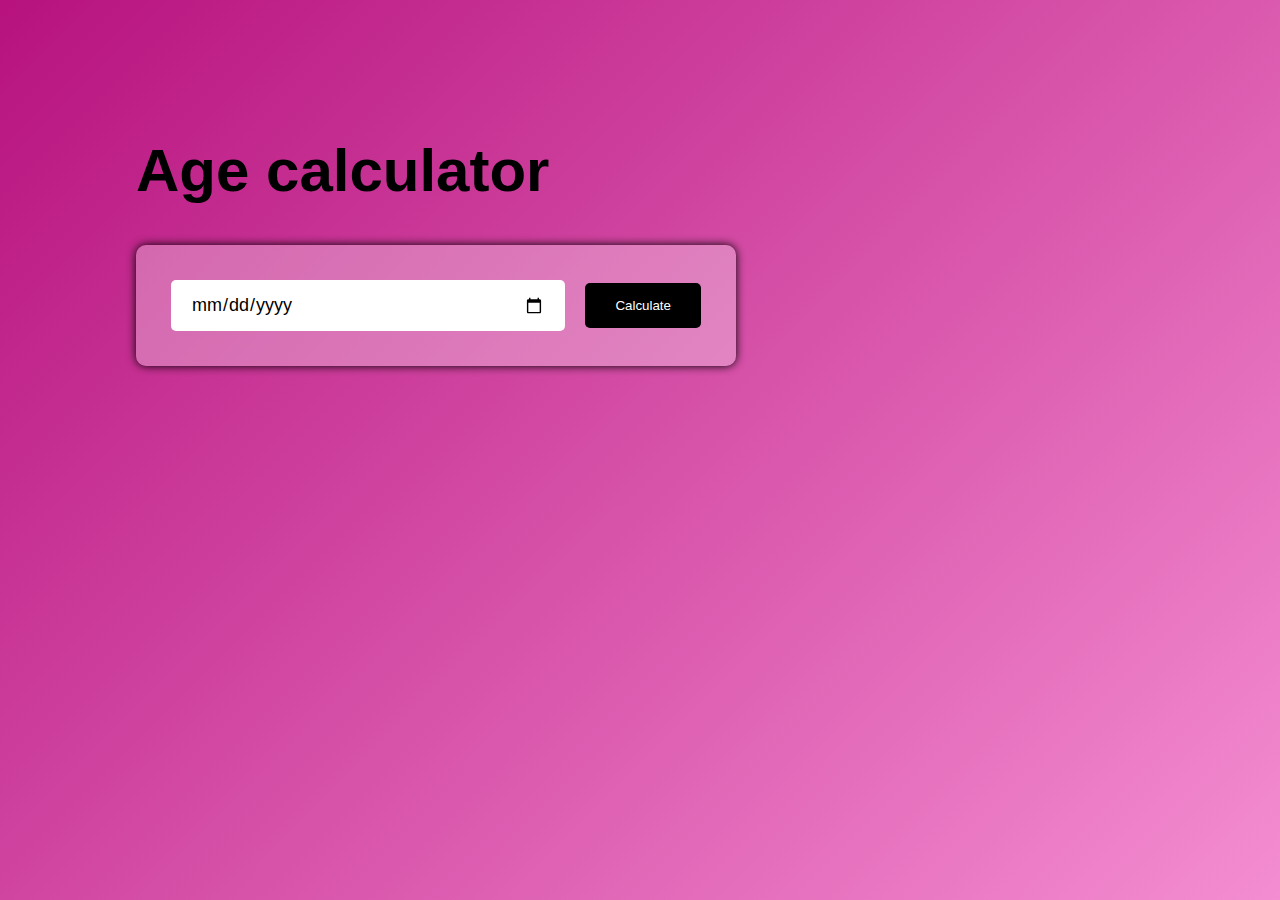
<file: task1/index.html>
<!DOCTYPE html>
<html lang="en">
<head>
    <meta charset="UTF-8">
    <meta name="viewport" content="width=device-width, initial-scale=1.0">
    <title>Age Calculator</title>
    <link rel="stylesheet" href="https://cdnjs.cloudflare.com/ajax/libs/font-awesome/6.5.1/css/all.min.css" integrity="sha512-DTOQO9RWCH3ppGqcWaEA1BIZOC6xxalwEsw9c2QQeAIftl+Vegovlnee1c9QX4TctnWMn13TZye+giMm8e2LwA==" crossorigin="anonymous" referrerpolicy="no-referrer" />
    <link rel="stylesheet" href="style.css">
</head>
<body>
    <div class="container">
        <div class="calculator">
            <h1> Age calculator</h1>
            <div class="input-box">
             <input type="date" id="date"/>
             <button onclick="calculateAge()">Calculate</button> 
            </div>
            <p id="result"></p>
        </div>
    </div>
    <script src="script.js"></script>
</body>
</html>
</file>
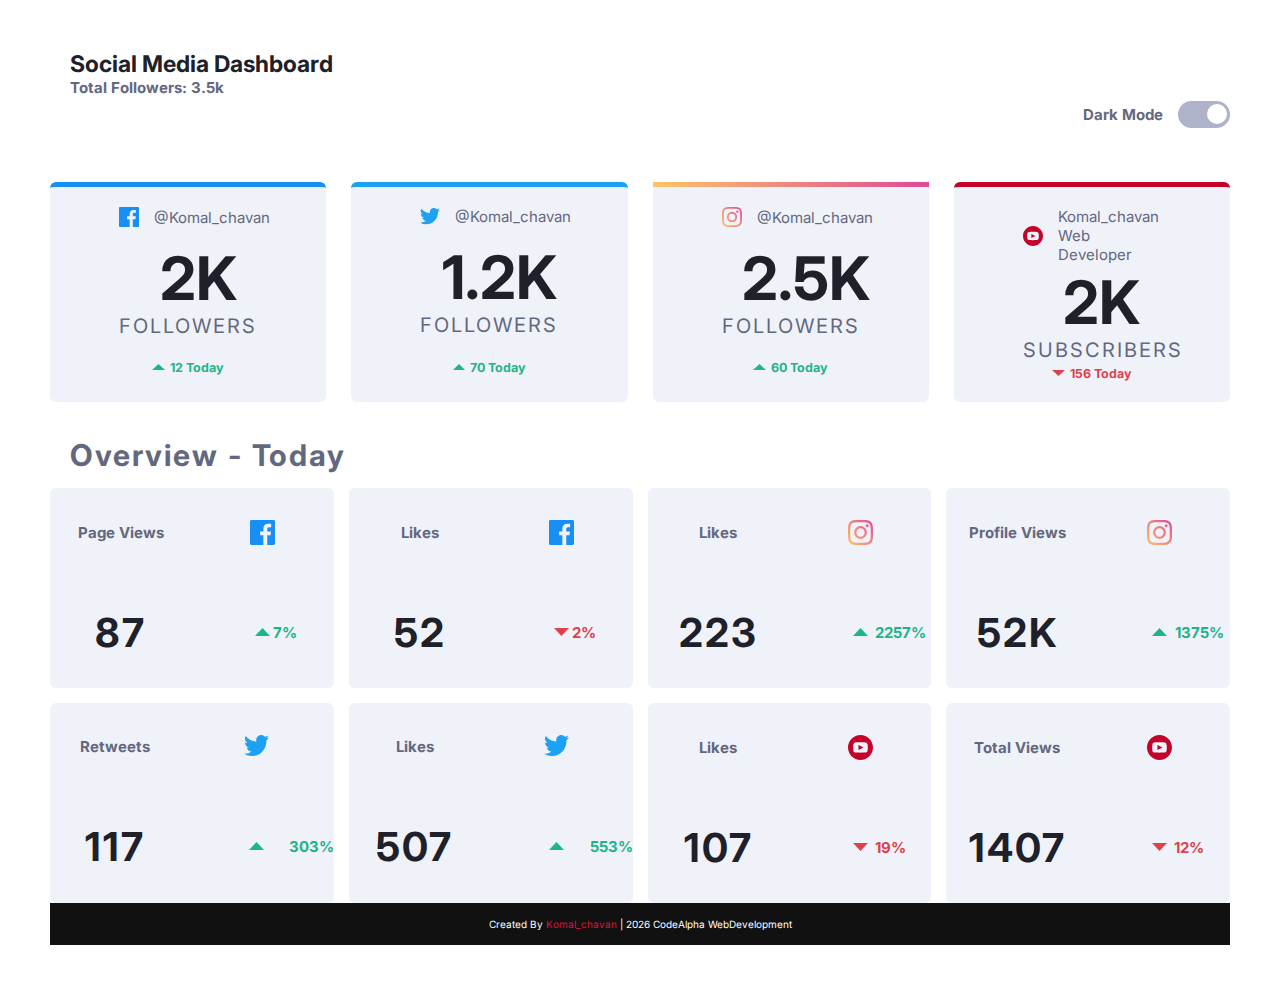
<file: Leval 3/CodeAlpha_task-3-main/index.html>
<!DOCTYPE html>
<html lang="en" data-theme="light">
  <head>
    <meta charset="UTF-8" />
    <meta name="viewport" content="width=device-width, initial-scale=1.0" />
    <link
      rel="icon"
      type="image/png"
      sizes="32x32"
      href="favicon-32x32.png"
    />
    <link rel="stylesheet" href="styles.css" />
    <title>Social Media Dashboard(Komal_chavan)</title>
  </head>
  <body>
    <header>
      <h1 class="title">Social Media Dashboard</h1>
      <h3 class="text">Total Followers: 3.5k</h3>
    </header>
    <main>
      <div class="main-title">
        <p>Dark Mode</p>
        <div class="toggle-container">
          <input type="checkbox" id="switch" name="theme" />
          <label for="switch"></label>
        </div>
      </div>

      <section class="card-section">
        <div class="card fb">
          <div class="card-header">
            <img src="icon-facebook.svg" alt="fb-icon" />
            <p>@Komal_chavan</p>
          </div>
          <div class="card-body">
            <h1>2K</h1>
            <p>FOLLOWERS</p>
          </div>
          <div class="card-footer">
            <img src="icon-up.svg" alt="up-icon" />
            <p>12 today</p>
          </div>
        </div>

        <div class="card tw">
          <div class="card-header">
            <img src="icon-twitter.svg" alt="tw-icon" />
            <p>@Komal_chavan</p>
          </div>
          <div class="card-body">
            <h1>1.2K</h1>
            <p>FOLLOWERS</p>
          </div>
          <div class="card-footer">
            <img src="icon-up.svg" alt="up-icon" />
            <p>70 today</p>
          </div>
        </div>

        <div class="card in">
          <div class="card-header">
            <img src="icon-instagram.svg" alt="in-icon" />
            <p>@Komal_chavan</p>
          </div>
          <div class="card-body">
            <h1>2.5K</h1>
            <p>FOLLOWERS</p>
          </div>
          <div class="card-footer">
            <img src="icon-up.svg" alt="up-icon" />
            <p>60 today</p>
          </div>
        </div>

        <div class="card yb">
          <div class="card-header">
            <img src="icon-youtube.svg" alt="yb-icon" />
            <p>Komal_chavan Web Developer</p>
          </div>
          <div class="card-body">
            <h1>2K</h1>
            <p>SUBSCRIBERS</p>
          </div>
          <div class="card-footer">
            <img src="icon-down.svg" alt="down-icon" />
            <p>156 today</p>
          </div>
        </div>
      </section>

      <section class="overview-section">
        <h2 class="overview-title">Overview - today</h2>

        <div class="overview-card">
          <h3 class="page-views">Page views</h3>
          <img class="fb-icon" src="icon-facebook.svg" alt="fb-icon" />
          <h2>87</h2>
          <img class="up-down-icon" src="icon-up.svg" alt="up" />
          <p class="percentage fb-up">7%</p>
        </div>

        <div class="overview-card">
          <h3 class="page-views">Likes</h3>
          <img class="fb-icon" src="icon-facebook.svg" alt="fb-icon" />
          <h2>52</h2>
          <img class="up-down-icon" src="icon-down.svg" alt="up" />
          <p class="percentage fb-down">2%</p>
        </div>

        <div class="overview-card">
          <h3 class="page-views">Likes</h3>
          <img class="fb-icon" src="icon-instagram.svg" alt="in-icon" />
          <h2>223</h2>
          <img class="up-down-icon" src="icon-up.svg" alt="up" />
          <p class="percentage in-up">2257%</p>
        </div>

        <div class="overview-card">
          <h3 class="page-views">Profile Views</h3>
          <img class="fb-icon" src="icon-instagram.svg" alt="in-icon" />
          <h2>52K</h2>
          <img class="up-down-icon" src="icon-up.svg" alt="up" />
          <p class="percentage in-up">1375%</p>
        </div>

        <div class="overview-card">
          <h3 class="page-views">Retweets</h3>
          <img class="fb-icon" src="icon-twitter.svg" alt="tw-icon" />
          <h2>117</h2>
          <img class="up-down-icon" src="icon-up.svg" alt="up" />
          <p class="percentage tw-up">303%</p>
        </div>

        <div class="overview-card">
          <h3 class="page-views">Likes</h3>
          <img class="fb-icon" src="icon-twitter.svg" alt="tw-icon" />
          <h2>507</h2>
          <img class="up-down-icon" src="icon-up.svg" alt="up" />
          <p class="percentage tw-up">553%</p>
        </div>

        <div class="overview-card">
          <h3 class="page-views">Likes</h3>
          <img class="fb-icon" src="icon-youtube.svg" alt="yb-icon" />
          <h2>107</h2>
          <img class="up-down-icon" src="icon-down.svg" alt="up" />
          <p class="percentage yb-down">19%</p>
        </div>

        <div class="overview-card">
          <h3 class="page-views">Total Views</h3>
          <img class="fb-icon" src="icon-youtube.svg" alt="tb-icon" />
          <h2>1407</h2>
          <img class="up-down-icon" src="icon-down.svg" alt="up" />
          <p class="percentage yb-down">12%</p>
        </div>
      </section>
    </main>
    <footer>
      <span>Created By <a href="#">Komal_chavan</a> | <span class="far fa-copyright"></span>
          <script type="text/javascript">
              document.write(new Date().getFullYear());
          </script> CodeAlpha WebDevelopment
      </span>
    <script src="index.js"></script>
  </body>
</html>
</file>
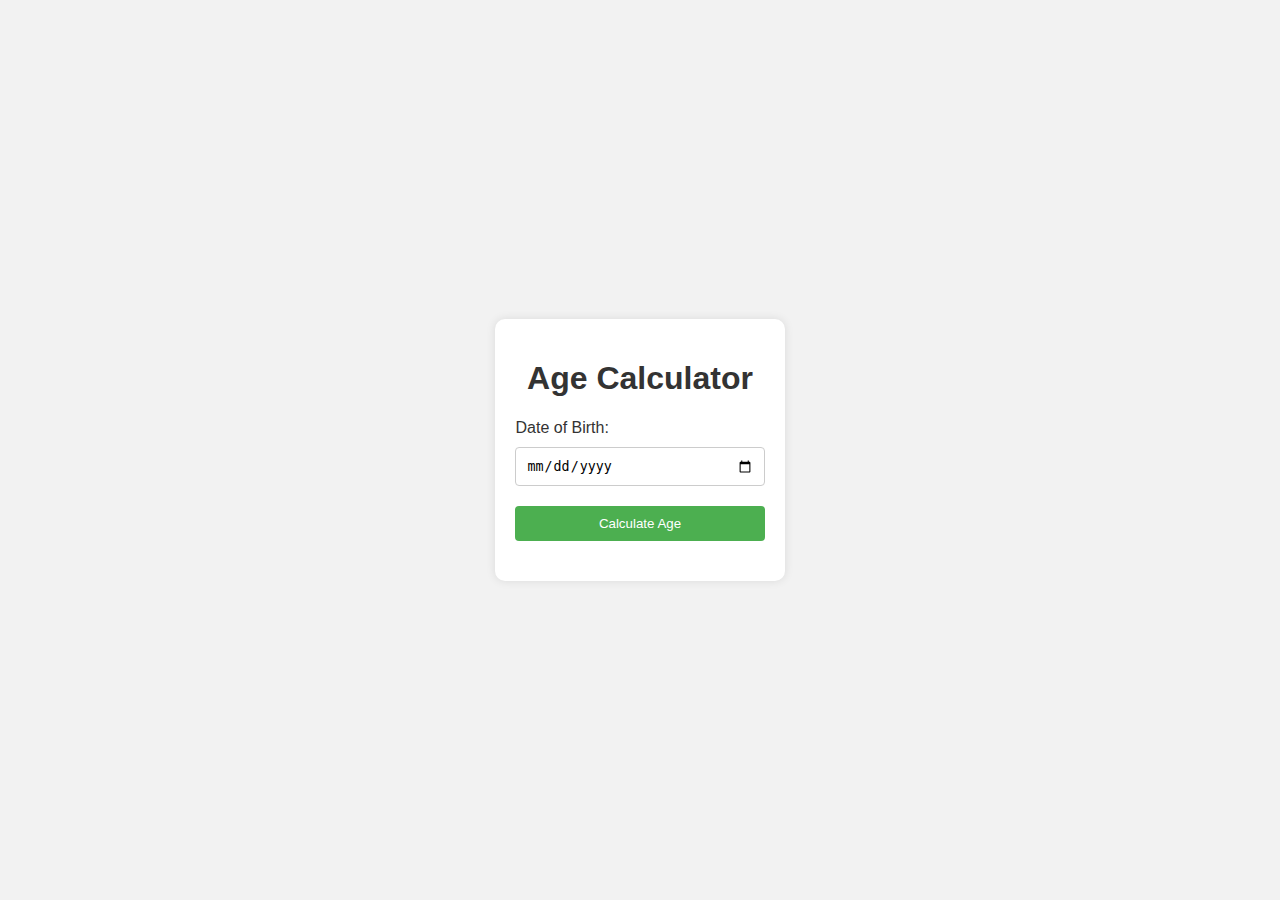
<file: task 1/newhtml.html>
<!DOCTYPE html>
<html lang="en">
<head>
    <meta charset="UTF-8">
    <meta name="viewport" content="width=device-width, initial-scale=1.0">
    <title> Age Calculator</title>
    <style>
        body {
            font-family: 'Segoe UI', Tahoma, Geneva, Verdana, sans-serif;
            background-color: #f2f2f2;
            margin: 0;
            display: flex;
            justify-content: center;
            align-items: center;
            height: 100vh;
        }

        #calculator {
            background-color: #ffffff;
            border-radius: 10px;
            padding: 20px;
            box-shadow: 0 0 10px rgba(0, 0, 0, 0.1);
            color: #333;
        }

        label {
            display: block;
            margin-bottom: 10px;
        }

        input {
            width: 100%;
            padding: 10px;
            margin-bottom: 20px;
            box-sizing: border-box;
            border: 1px solid #ccc;
            border-radius: 4px;
        }

        button {
            width: 100%;
            padding: 10px;
            background-color: #4CAF50;
            color: white;
            border: none;
            border-radius: 4px;
            cursor: pointer;
        }

        #result {
            margin-top: 20px;
            font-size: 18px;
            color: #333;
        }

        #error {
            margin-top: 10px;
            color: red;
        }
    </style>
</head>
<body>

    <div id="calculator">
        <h1 style="text-align: center; color: #333;"> Age Calculator</h1>

        <label for="dob" style="color: #333;">Date of Birth:</label>
        <input type="date" id="dob">

        <button onclick="calculateAge()">Calculate Age</button>

        <div id="result"></div>
        <div id="error"></div>
    </div>

    <script>
        function calculateAge() {
            var dob = document.getElementById('dob').value;

            if (!dob) {
                displayError('Please enter a valid date of birth.');
                return;
            }

            var birthDate = new Date(dob);

            if (isNaN(birthDate.getTime())) {
                displayError('Invalid date. Please enter a valid date of birth.');
                return;
            }

            var currentDate = new Date();
            var ageInMilliseconds = currentDate - birthDate;

            var years = Math.floor(ageInMilliseconds / (365.25 * 24 * 60 * 60 * 1000));
            var remainingMilliseconds = ageInMilliseconds % (365.25 * 24 * 60 * 60 * 1000);

            var months = Math.floor(remainingMilliseconds / (30.44 * 24 * 60 * 60 * 1000));
            remainingMilliseconds %= (30.44 * 24 * 60 * 60 * 1000);

            var days = Math.floor(remainingMilliseconds / (24 * 60 * 60 * 1000));

            displayResult(`Your age is: ${years} years, ${months} months, and ${days} days.`);
        }

        function displayError(message) {
            document.getElementById('error').innerHTML = message;
            document.getElementById('result').innerHTML = '';
        }

        function displayResult(message) {
            document.getElementById('result').innerHTML = message;
            document.getElementById('error').innerHTML = '';
        }
    </script>

</body>
</html>
</file>
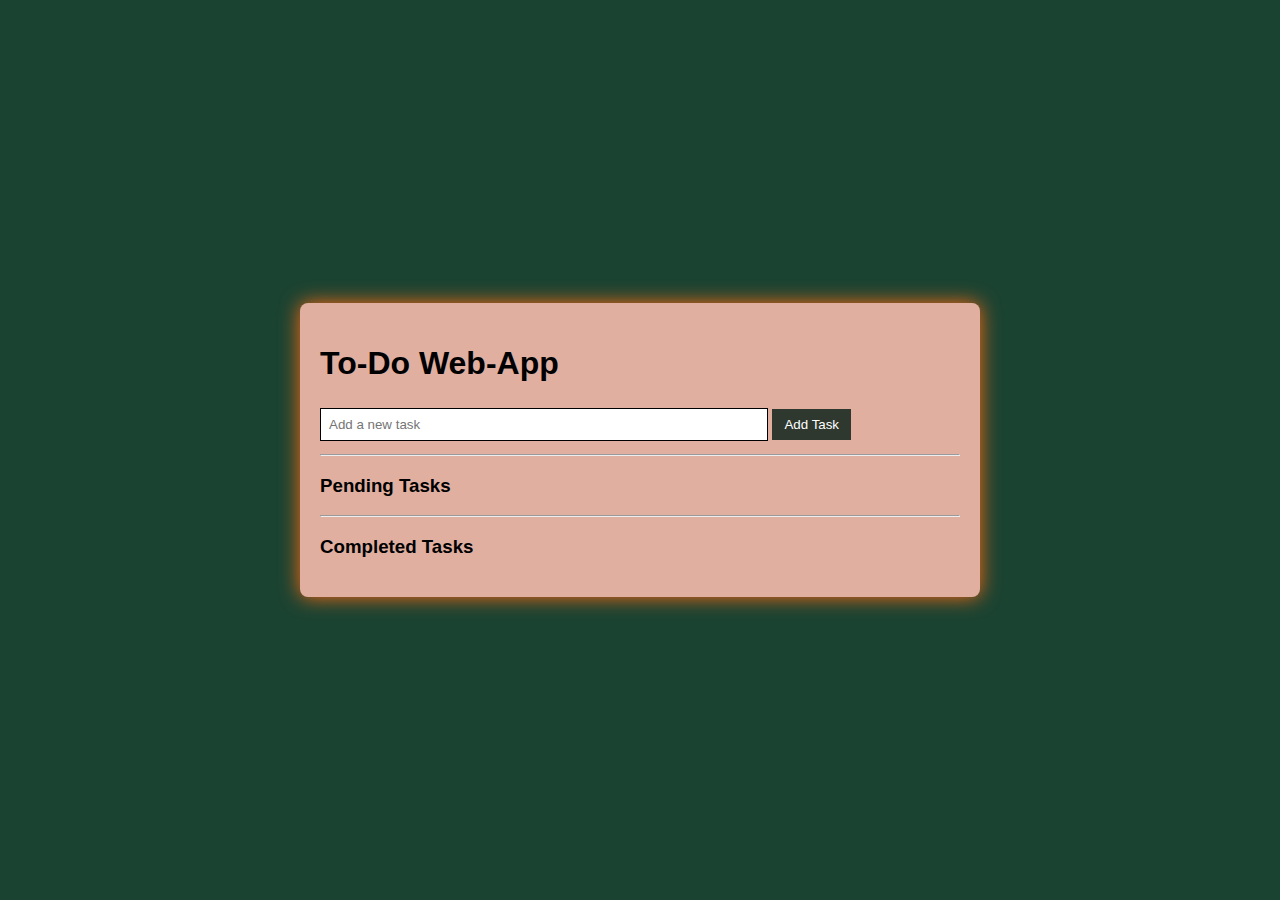
<file: task2/task3.html>
<!DOCTYPE html>
<html lang="en">
<head>
  <meta charset="UTF-8">
  <meta name="viewport" content="width=device-width, initial-scale=1.0">
  <title>To-Do App</title>
    <link rel="stylesheet" href="task3.css">
</head>
<body>
  

  <div id="app">
    <h1>To-Do Web-App</h1>

  <input type="text" id="taskInput" placeholder="Add a new task">
  <button id="addTaskBtn">Add Task</button> 

  
    <hr>
  <h3>Pending Tasks</h3>
  <ul id="pendingTasks"></ul>

  <hr>
  <h3>Completed Tasks</h3>
  <ul id="completedTasks"></ul>

  <script src="task3.js"></script>
</div>

</body>
</html>
</file>
<file: task1/style.css>
*{
    padding: 0;
    margin: 0;
    box-sizing: border-box;
    font-family: "Popins", sans-serif;
} 

.container{
    width:100%;
    min-height: 100vh;
    background: linear-gradient(135deg, #b7127e,#f48dd1);
    color: #ffff;
    padding: 10px;
}

.calculator{
    width: 100%;
    max-width: 600px;
    margin-left: 10%;
    margin-top: 10%;
}
.calculator h1{
    font-size: 60px;
    color:black;
}
.input-box{
    margin: 40px 0;
    padding: 35px;
    border-radius: 10px;
    background: rgba(255,255,255, 0.3);
    display: flex;
    align-items: center;
    box-shadow: 0 0 10px black;    
}
.input-box input{
   flex:1;
   margin-right: 20px;
   padding: 14px 20px;
   border: 0;
   outline: 0;
   font-size: 18px;
   border-radius: 5px;
   position: relative;


}
.input-box button{
    background:black;
    border:0;
    outline: 0;
    padding: 15px 30px;
    color:#ffff;
    cursor: pointer;
    border-radius: 5px;
}
.input-box input::webkit-calendar-picker-indicator{
    top: 0;
    left: 0;
    right: 0;
    bottom: 0;
    width: auto;
    height: auto;
    position: absolute;
    background-position: calc(100% -10px );
    background-size: 30px;
    cursor: pointer;
} 
#result{
    font-size: 20px;

}
#result span{
    color:black;
}
</file>
<file: Leval 3/CodeAlpha_task-3-main/styles.css>
@import url(https://fonts.googleapis.com/css2?family=Inter:wght@400;700&display=swap);
:root {
  --lime-green: #1db489;
  --bright-red: #dc414c;
  --facebook: #178ff5;
  --twitter: #1ca0f2;
  --instagram: linear-gradient(90deg, #fdc468 0%, #df4996 100%);
  --youtube: #c4032a;
  --light-toggle: #aeb3cb;
  --light-theme-bg: #ffffff;
  --light-bg-card: #f0f2fa;
  --light-blue-text: #63687e;
  --dark-blue-text: #1e202a;
  --hover: #cdced5;
}
html {
  box-sizing: border-box;
  font-size: 62.5%;
}
html[data-theme="dark"] {
  --light-theme-b: #1e202a;
  --light-theme-bg: #1e202a;
  --light-bg-card: #252a41;
  --dark-blue-text: #ffffff;
  --hover: #40486d;
}
html.transition,
html.transition *,
html.transition *:before,
html.transition *:after {
  transition: all 750ms !important;
  transition-delay: 0 !important;
}
*,
*::after,
*::before {
  margin: 0;
  padding: 0;
  box-sizing: inherit;
}
body {
  font-family: "Inter", sans-serif;
  margin: 3rem;
  background: var(--light-theme-bg);
}
.card-section {
  margin-bottom: 35px;
}
.card {
  height: 22rem;
  margin-top: 50px;
  display: grid;
  grid-template-columns: repeat(4, 1fr);
  background: var(--light-bg-card);
  border-radius: 6px;
}
.card-header {
  grid-column: 2/4;
  display: flex;
  align-items: center;
  margin: auto;
}
.card-header img {
  width: 3rem;
  margin-right: 15px;
}
.card-header p {
  font-size: 1.5rem;
  color: var(--light-blue-text);
}
.card-body {
  grid-column: 2/4;
  text-align: center;
}
.card-body h1 {
  font-size: 6rem;
  color: var(--dark-blue-text);
  text-align: center;
}
.card-body p {
  font-size: 2rem;
  color: var(--light-blue-text);
  text-transform: uppercase;
  letter-spacing: 2px;
}
.card-footer {
  grid-column: 2/4;
  display: flex;
  justify-content: center;
  align-items: center;
  margin-bottom: 20px;
}
.card-footer img {
  width: 1.25rem;

  margin-right: 5px;
}
.card-footer p {
  font-size: 1.25rem;
  color: var(--lime-green);
  font-weight: bold;
  text-transform: capitalize;
}
header {
  margin-bottom: 25px;
}
header .title {
  font-size: 2.3rem;
  font-weight: bold;
  color: var(--dark-blue-text);
}
header .text {
  font-size: 1.5rem;
  color: var(--light-blue-text);
  font-weight: bold;
}
main {
  border-top: 1px solid #a3a1a1;
}
.main-title {
  display: flex;
  justify-content: space-between;
  height: 35px;
  margin-top: 20px;
}
.main-title p {
  font-size: 1.5rem;
  color: var(--light-blue-text);
  align-self: center;
  font-weight: bold;
}
input[type="checkbox"] {
  width: 0;
  height: 0;
  visibility: hidden;
}
.toggle-container {
  display: flex;
}
label {
  cursor: pointer;
  width: 5.2rem;
  height: 2.7rem;
  background: var(--light-toggle);
  border-radius: 100px;
  position: relative;
  align-self: center;
}

label:after {
  position: absolute;
  content: "";
  top: 3px;
  right: 3px;
  width: 20px;
  height: 20px;
  background: #fff;
  border-radius: 90px;
  transition: 0.3s;
}
input:checked + label {
  background: linear-gradient(90deg, #378fe6 0%, #3eda82 100%);
}
input:checked + label:after {
  right: calc(100% - 45px);
  transform: translateX(-100%);
}
.fb {
  border-top: 5px solid var(--facebook);
}

.tw {
  border-top: 5px solid var(--twitter);
}

.in {
  border-top: 5px solid;
  border-image-source: linear-gradient(90deg, #fdc468 0%, #df4996 100%);
  border-image-slice: 1;
}
.yb {
  border-top: 5px solid var(--youtube);
}
.yb .card-footer p {
  color: var(--bright-red);
  text-transform: capitalize;
}
.overview-section h2 {
  font-size: 3rem;
  text-transform: capitalize;
  font-weight: bold;
  color: var(--light-blue-text);
  letter-spacing: 2px;
  grid-column: 1/5;
}

.overview-card {
  display: grid;
  grid-template-columns: repeat(2, 1fr);
  height: 20rem;
  background: var(--light-bg-card);
  margin-top: 25px;
  border-radius: 6px;
}
.page-views {
  font-size: 2rem;
  text-transform: capitalize;
  color: var(--light-blue-text);
  margin: auto;
}
.fb-icon {
  margin: auto;
  width: 4rem;
}
.overview-card h2 {
  font-size: 6rem;
  margin-top: 25px;
  border-radius: 6px;
  color: var(--dark-blue-text);
  margin: auto;
  grid-column: 1/2;
}
.up-down-icon {
  grid-column: 2/3;
  grid-row: 2/3;
  margin: auto;
  width: 1.5rem;
}
.percentage {
  grid-column: 2/3;
  grid-row: 2/3;
  margin: auto;
  padding-left: 45px;
  font-size: 1.75rem;
  font-weight: bold;
  color: var(--lime-green);
}
.fb-down {
  color: var(--bright-red);
}
.in-up {
  padding-left: 80px;
  color: var(--lime-green);
}
.tw-up {
  margin-left: 55px;
}
.yb-down {
  padding-left: 60px;
  color: var(--bright-red);
}
footer {
  background: #111;
  padding: 15px 23px;
  color: #fff;
  text-align: center;
}

footer span a {
  color: crimson;
  text-decoration: none;
}

footer span a:hover {
  text-decoration: underline;
}
@media (max-width: 1355px) {
  h1 {
      margin-left: 20px;
  }
  h3 {
      margin-left: 20px;
  }
  h2 {
      margin-left: 20px;
  }
  .color-toggle {
      margin-right: 20px;
  }
}
@media (min-width: 501px) and (max-width: 768px) {
  .card {
    margin-top: 0;
  }
  .card-section {
    display: grid;
    grid-template-columns: repeat(2, 1fr);
    grid-gap: 15px;
  }
  .overview-section {
    display: grid;
    grid-template-columns: repeat(2, 1fr);
    grid-gap: 15px;
  }
  .overview-section h2 {
    grid-column: 1/3;
  }
  .overview-card {
    margin-top: 0;
  }
  .overview-card h2 {
    grid-column: 1/2;
  }
  .tw-up {
    margin-left: 52px;
  }
}

@media (min-width: 769px) and (max-width: 1200px) {
  .card-section {
    display: grid;
    grid-template-columns: repeat(2, 1fr);
    grid-gap: 15px;
  }
  .overview-section {
    display: grid;
    grid-template-columns: repeat(3, 1fr);
    grid-gap: 15px;
  }
  .overview-card:nth-child(5) {
    grid-column: 1/2;
  }
  .overview-card:nth-child(8) {
    grid-column: 1/2;
  }
  .overview-card h2 {
    grid-column: 1/2;
    font-size: 4rem;
  }
}

@media screen and (min-width: 1200px) {
  body {
    margin: 5rem;
  }
  header {
    margin-bottom: 0;
  }
  main {
    border-top: none;
  }
  .main-title {
    justify-content: flex-end;
    margin-top: 0;
  }
  .main-title p {
    font-weight: bold;
    margin-right: 15px;
  }
  .card:hover {
    cursor: pointer;
    background: var(--hover);
  }
  .card-section {
    display: grid;
    grid-template-columns: repeat(4, 1fr);
    grid-gap: 25px;
  }
  .card-header {
    margin-top: 20px;
  }
  .card-header img {
    width: 2rem;
  }
  .overview-section {
    display: grid;
    grid-template-columns: repeat(4, 1fr);
    grid-gap: 15px;
  }
  .overview-card:hover {
    cursor: pointer;
    background: var(--hover);
  }
  .overview-card {
    margin-top: 0;
  }

  .page-views {
    font-size: 1.5rem;
  }
  .fb-icon {
    width: 2.5rem;
  }
  .overview-card h2 {
    font-size: 4rem;
    grid-column: 1/2;
  }
  .percentage {
    font-size: 1.5rem;
  }
  .tw-up {
    margin-left: 64px;
  }
}
</file>
<file: task2/task3.css>
body {
    font-family: 'Arial', sans-serif;
    background-color: #1b4332;
    margin: 0;
    padding: 0;
    display: flex;
    align-items: center;
    justify-content: center;
    height: 100vh;
  }
 
  
  #app {
    width: 50%;
    height: auto;
    background-color: #e0afa0;
    padding: 20px;
    border-radius: 8px;
    box-shadow: 0 0 20px #ff6912
  }
  
  h2 {
    color: #333;
  }
  
  input[type="text"] {
    width: 70%;
    padding: 8px;
    margin: 5px 0;
    display: inline-block;
    border: 1px solid black;
    box-sizing: border-box;
  }
  
  button {
    background-color: #2E382E;
    color: white;
    padding: 8px 12px;
    margin: 5px 0;
    border: none;
    cursor: pointer;
  }
  
  button:hover {
    opacity: 0.8;
  }
  
  ul {
    list-style-type: none;
    padding: 0;
  }
  
  li {
    margin-bottom: 8px;
  }
  
  .completed {
    text-decoration: line-through;
    color: black;
  }
</file>
